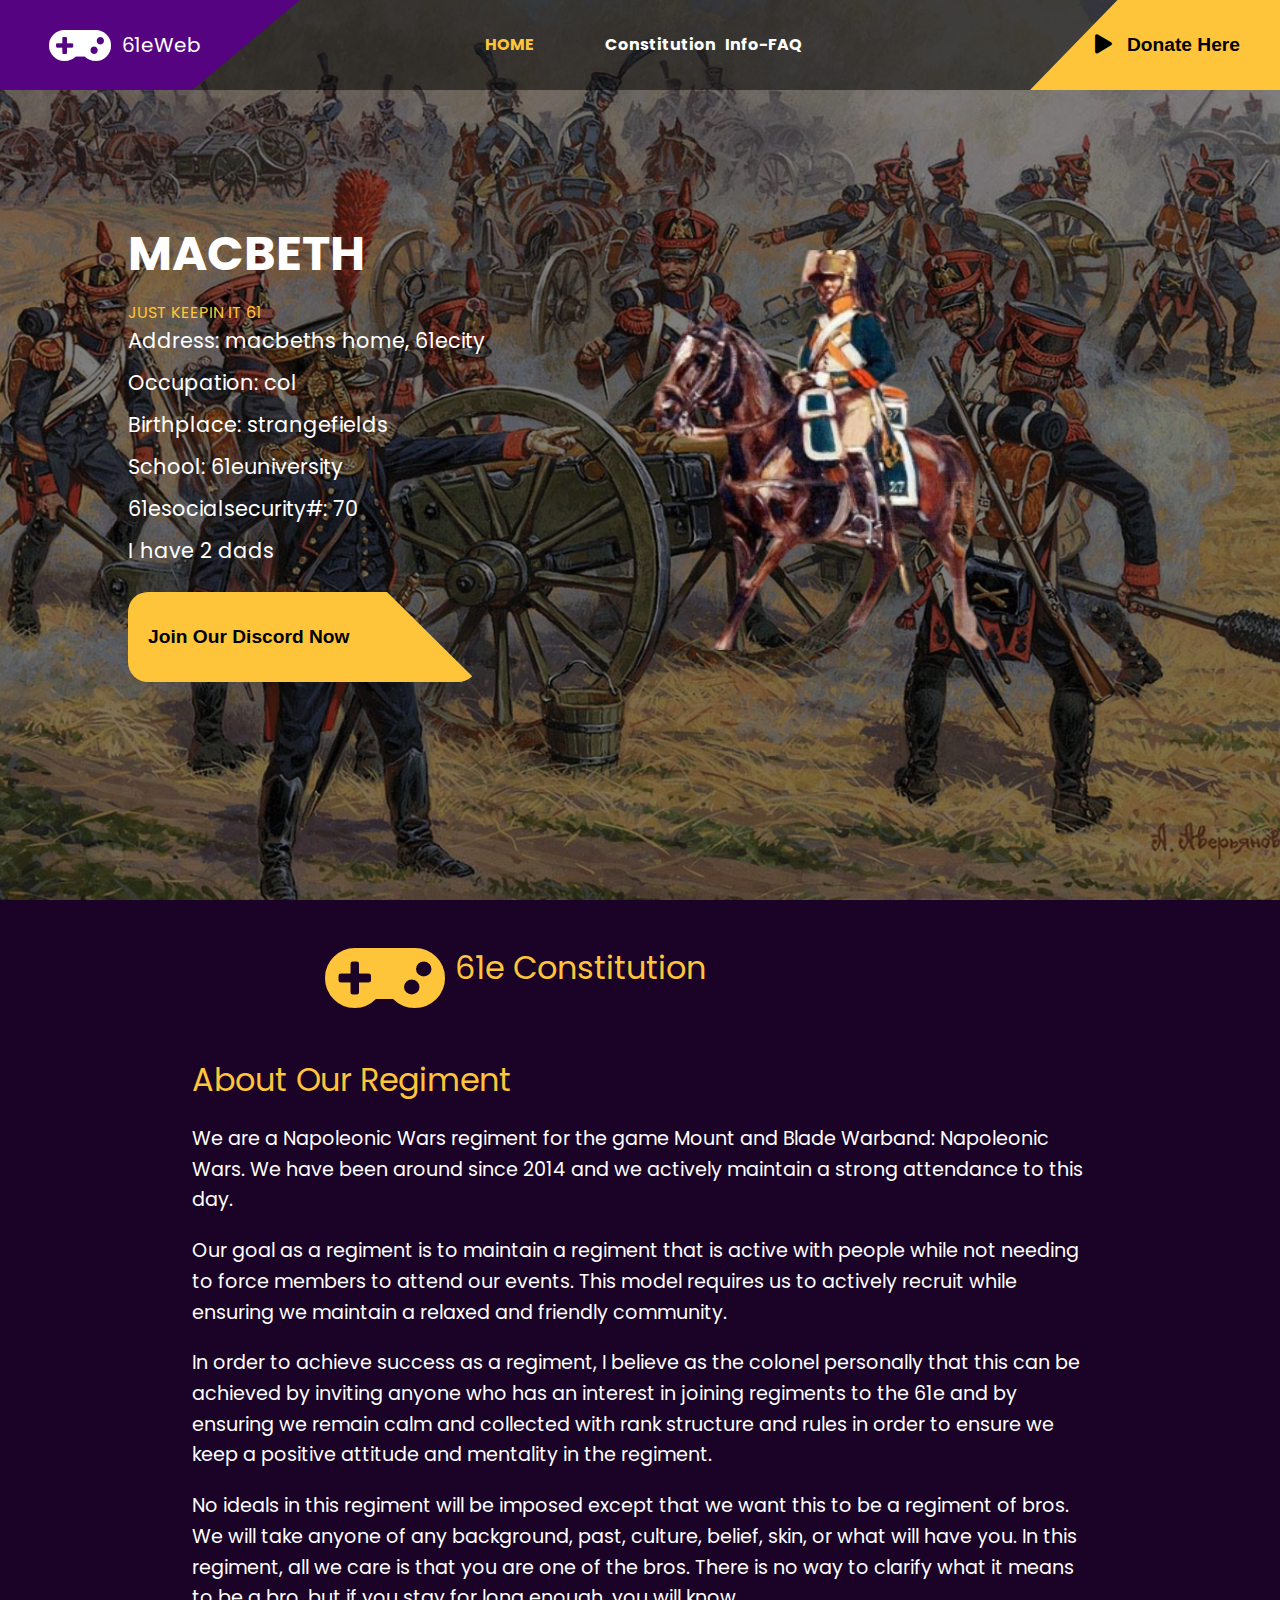
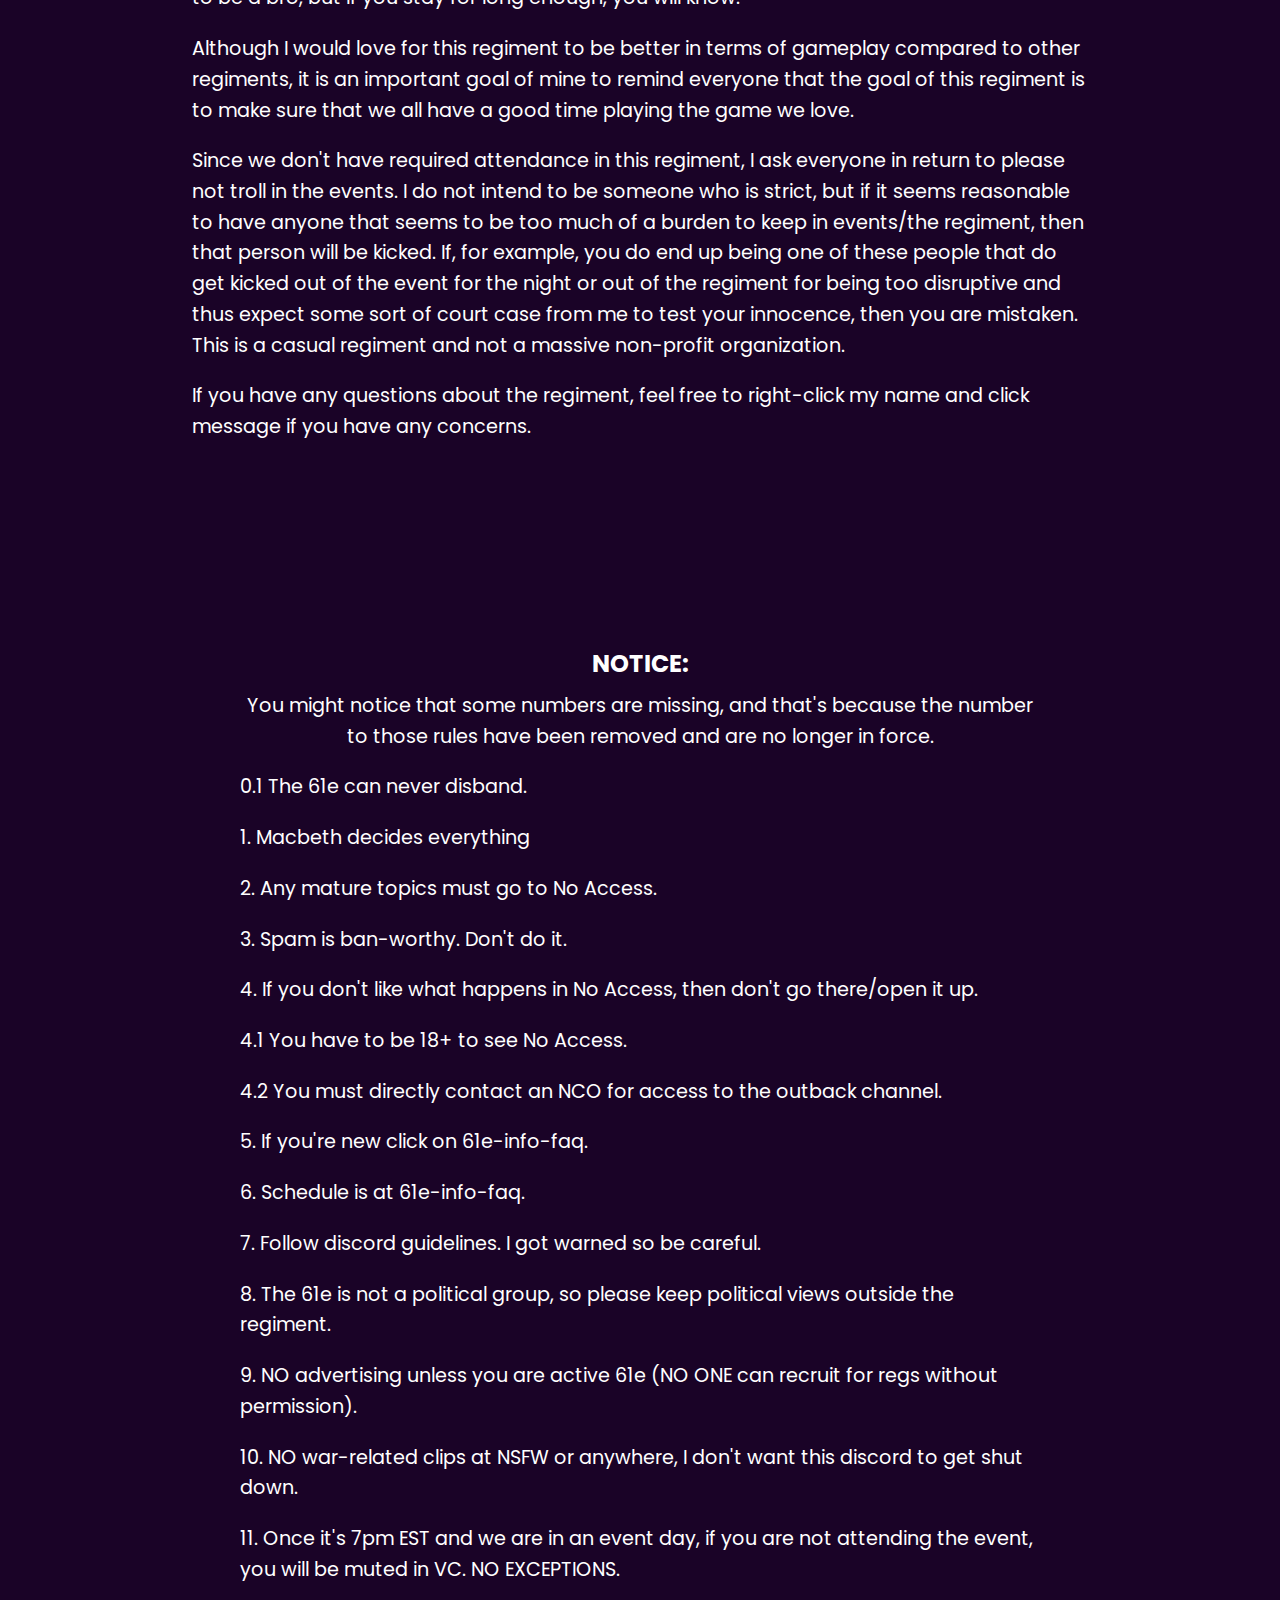
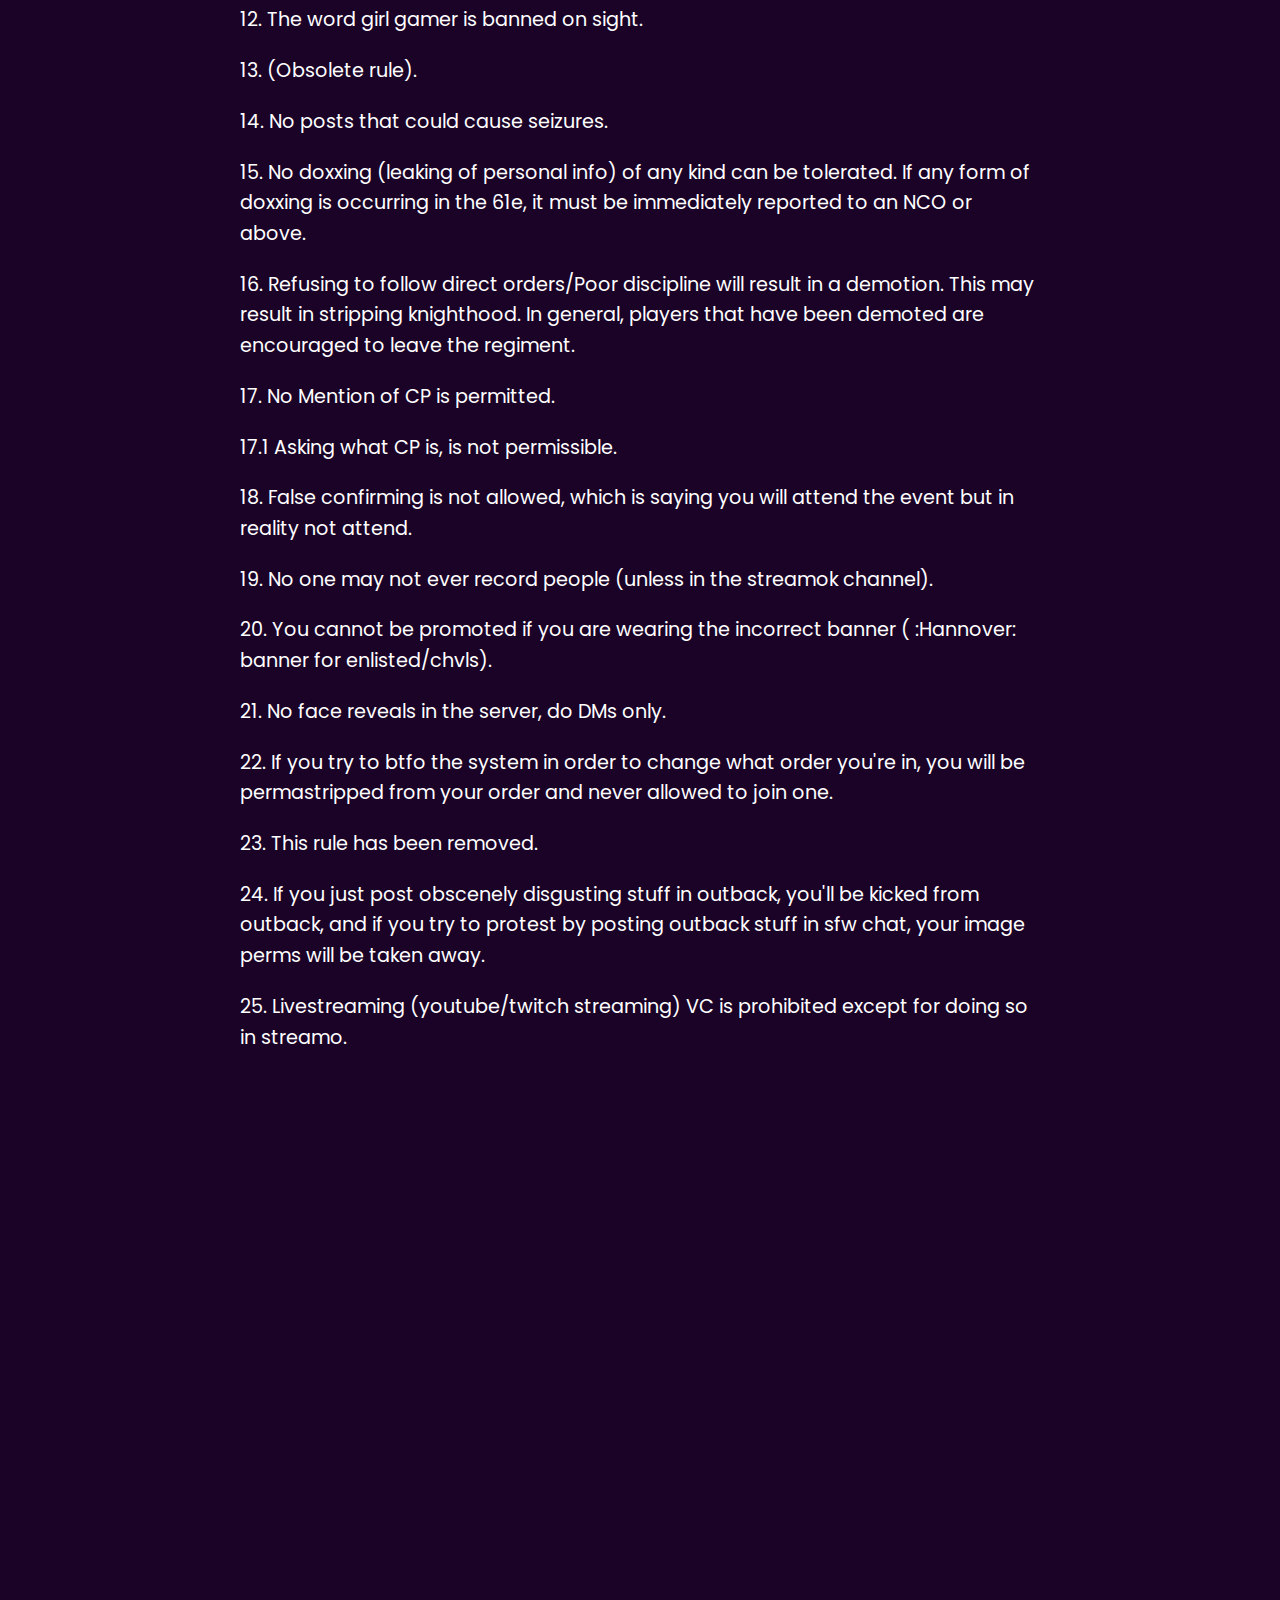
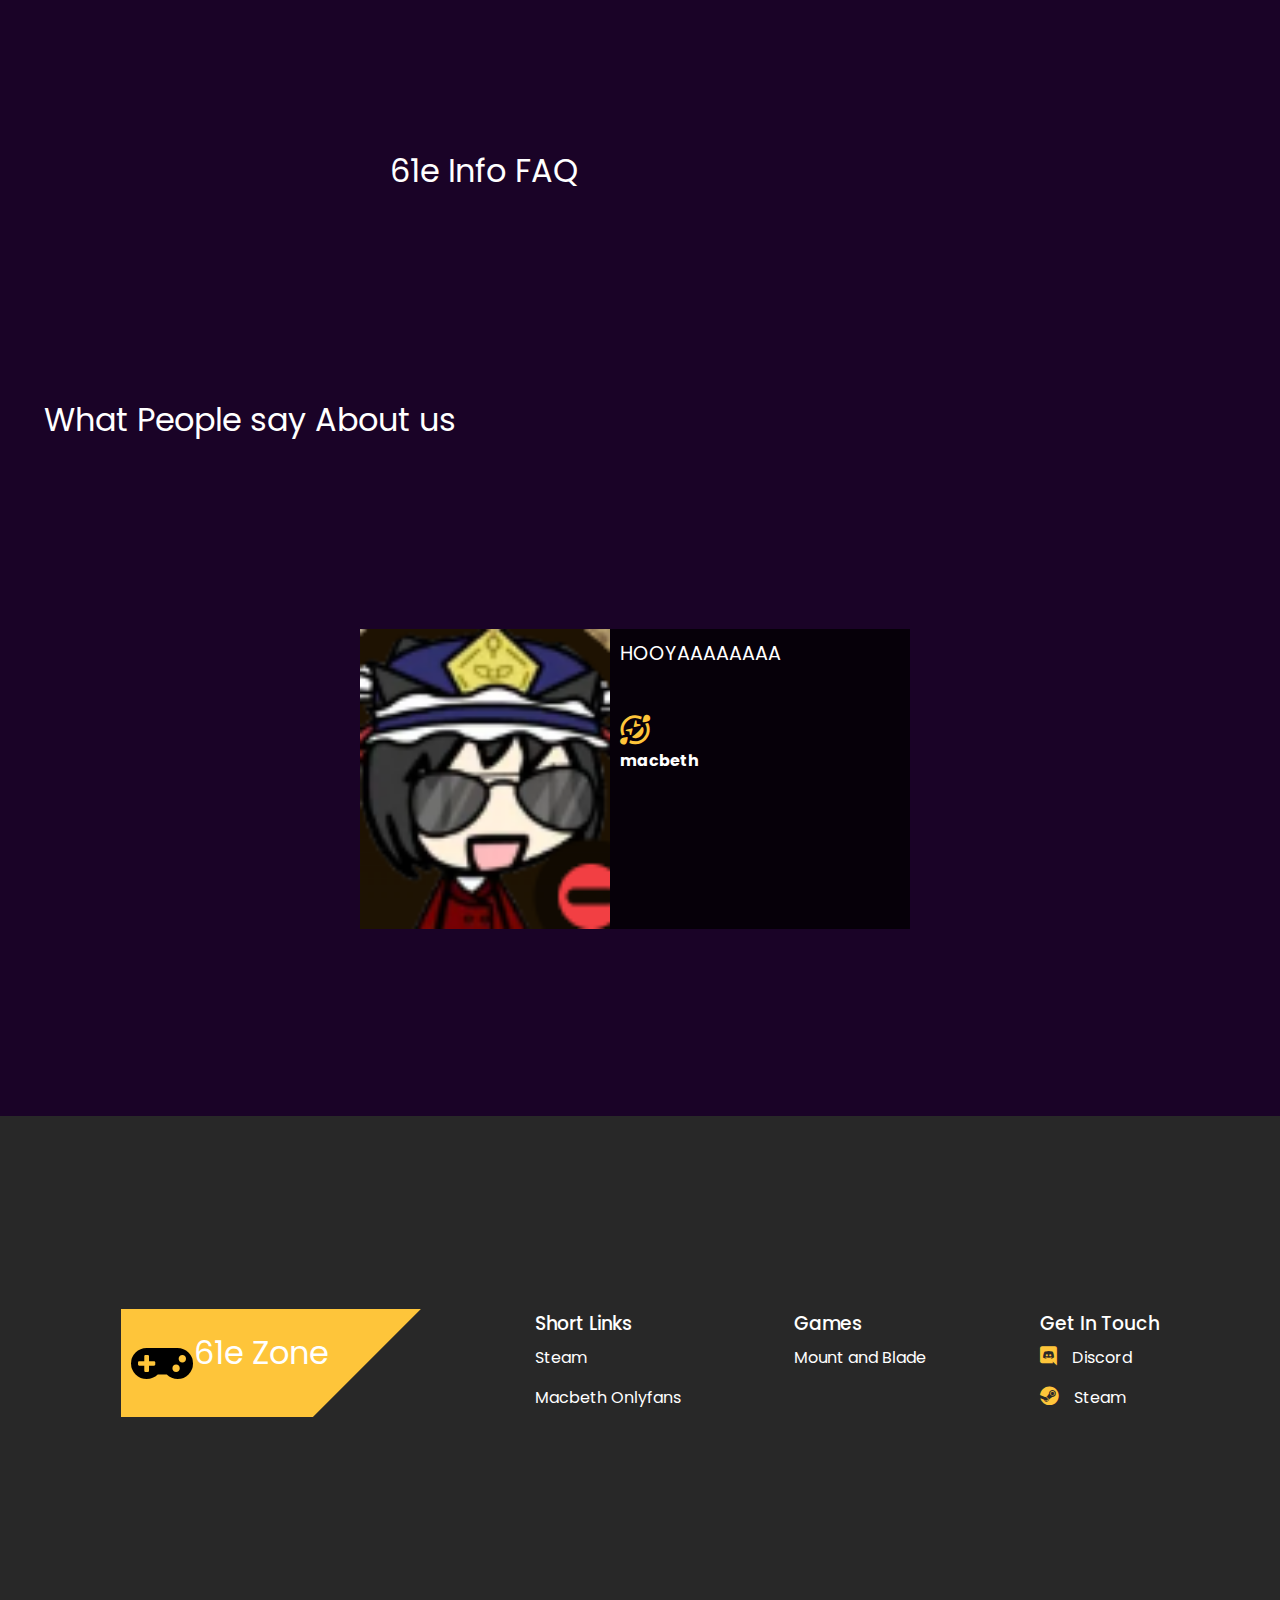
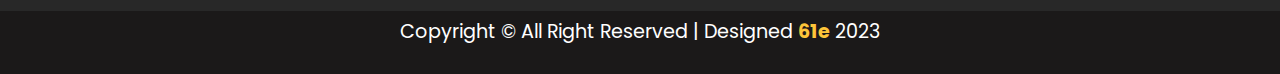
<file: index.html>
<!DOCTYPE html>
<html lang="en">
<head>
    <meta charset="UTF-8">
    <meta http-equiv="X-UA-Compatible" content="IE=edge">
    <meta name="viewport" content="width=device-width, initial-scale=1.0">
    <title>61e Website</title>
    <link rel="stylesheet" href="my-gaming-website-master/css/all.min.css">
    <link rel="stylesheet" href="my-gaming-website-master/css/style.css">

</head>
<body>
    <div class="container">
        <header>
            <div class="logo">
                <i class="fas fa-gamepad"></i>
                <p>61eWeb</p>
            </div>
            <ul class="navbar">
                <li><a href="#" class="active">HOME</a></li>
                <li><a href="#">Constitution</a></li>
                <li><a href="#">Info-FAQ</a></li>
                <!--<li><a href="#">MACBETH</a></li>-->
                <!--<li><a href="#">MACBETH</a></li>-->
                <!--<li><a href="#">MACBETH</a></li>-->
            </ul>
            <button type="button" id="btn" onclick="window.location.href='https://www.patreon.com/61e';">
                <i class="fas fa-play"></i> Donate Here
              </button>
        </header>

        <div class="content-wrapper">
            <div class="content-desc">
                <h1>MACBETH</h1>
                <span>JUST KEEPIN IT 61</span> 
                <p>Address: macbeths home, 61ecity</p>
                <p>Occupation: col</p>
                <p>Birthplace: strangefields</p>
                <p>School: 61euniversity</p>
                <p>61esocialsecurity#: 70</p>
                <p>I have 2 dads</p>  
                <button id="btn2" onclick="window.location.href='https://discord.gg/61e';">Join Our Discord Now</button>
            </div>
            
            <div class="rakuto"></div>
        </div>
    </div>

    <section class="section-1">
    <div class="logo-section">
        <i class="fas fa-gamepad"></i>
        <h1>61e Constitution</h1>
    </div>

    <section class="section-1">
        <div class="section-1-wrapper"> 
          <h1>About Our Regiment</h1>
          <p>We are a Napoleonic Wars regiment for the game Mount and Blade Warband: Napoleonic Wars. We have been around since 2014 and we actively maintain a strong attendance to this day.</p>
          <p>Our goal as a regiment is to maintain a regiment that is active with people while not needing to force members to attend our events. This model requires us to actively recruit while ensuring we maintain a relaxed and friendly community.</p>
          <p>In order to achieve success as a regiment, I believe as the colonel personally that this can be achieved by inviting anyone who has an interest in joining regiments to the 61e and by ensuring we remain calm and collected with rank structure and rules in order to ensure we keep a positive attitude and mentality in the regiment.</p>
          <p>No ideals in this regiment will be imposed except that we want this to be a regiment of bros. We will take anyone of any background, past, culture, belief, skin, or what will have you. In this regiment, all we care is that you are one of the bros. There is no way to clarify what it means to be a bro, but if you stay for long enough, you will know.</p>
          <p>Although I would love for this regiment to be better in terms of gameplay compared to other regiments, it is an important goal of mine to remind everyone that the goal of this regiment is to make sure that we all have a good time playing the game we love.</p>
          <p>Since we don't have required attendance in this regiment, I ask everyone in return to please not troll in the events. I do not intend to be someone who is strict, but if it seems reasonable to have anyone that seems to be too much of a burden to keep in events/the regiment, then that person will be kicked. If, for example, you do end up being one of these people that do get kicked out of the event for the night or out of the regiment for being too disruptive and thus expect some sort of court case from me to test your innocence, then you are mistaken. This is a casual regiment and not a massive non-profit organization.</p>
          <p>If you have any questions about the regiment, feel free to right-click my name and click message if you have any concerns.</p>
        </div>
      </section>
      
      <section class="notice">
        <div class="notice-wrapper">
          <h2 class="notice-heading">NOTICE:</h2>
          <div class="notice-content">
            <p class="notice-paragraph">You might notice that some numbers are missing, and that's because the number to those rules have been removed and are no longer in force.</p>
            <!-- Add the rules list here as per your design -->
            <p class="notice-rules">0.1 The 61e can never disband.</p>
            <p class="notice-rules">1. Macbeth decides everything</p>
            <p class="notice-rules">2. Any mature topics must go to ⁠No Access.</p>
            <p class="notice-rules">3. Spam is ban-worthy. Don't do it.</p>
            <p class="notice-rules">4. If you don't like what happens in ⁠No Access, then don't go there/open it up.</p>
            <p class="notice-rules">4.1 You have to be 18+ to see ⁠No Access.</p>
            <p class="notice-rules">4.2 You must directly contact an NCO for access to the outback channel.</p>
            <p class="notice-rules">5. If you're new click on ⁠61e-info-faq.</p>
            <p class="notice-rules">6. Schedule is at ⁠61e-info-faq.</p>
            <p class="notice-rules">7. Follow discord guidelines. I got warned so be careful.</p>
            <p class="notice-rules">8. The 61e is not a political group, so please keep political views outside the regiment.</p>
            <p class="notice-rules">9. NO advertising unless you are active 61e (NO ONE can recruit for regs without permission).</p>
            <p class="notice-rules">10. NO war-related clips at NSFW or anywhere, I don't want this discord to get shut down.</p>
            <p class="notice-rules">11. Once it's 7pm EST and we are in an event day, if you are not attending the event, you will be muted in VC. NO EXCEPTIONS.</p>
            <p class="notice-rules">12. The word girl gamer is banned on sight.</p>
            <p class="notice-rules">13. (Obsolete rule).</p>
            <p class="notice-rules">14. No posts that could cause seizures.</p>
            <p class="notice-rules">15. No doxxing (leaking of personal info) of any kind can be tolerated. If any form of doxxing is occurring in the 61e, it must be immediately reported to an NCO or above.</p>
            <p class="notice-rules">16. Refusing to follow direct orders/Poor discipline will result in a demotion. This may result in stripping knighthood. In general, players that have been demoted are encouraged to leave the regiment.</p>
            <p class="notice-rules">17. No Mention of CP is permitted.</p>
            <p class="notice-rules">17.1 Asking what CP is, is not permissible.</p>
            <p class="notice-rules">18. False confirming is not allowed, which is saying you will attend the event but in reality not attend.</p>
            <p class="notice-rules">19. No one may not ever record people (unless in the streamok channel).</p>
            <p class="notice-rules">20. You cannot be promoted if you are wearing the incorrect banner ( :Hannover:  banner for enlisted/chvls).</p>
            <p class="notice-rules">21. No face reveals in the server, do DMs only.</p>
            <p class="notice-rules">22. If you try to btfo the system in order to change what order you're in, you will be permastripped from your order and never allowed to join one.</p>
            <p class="notice-rules">23. This rule has been removed.</p>
            <p class="notice-rules">24. If you just post obscenely disgusting stuff in outback, you'll be kicked from outback, and if you try to protest by posting outback stuff in sfw chat, your image perms will be taken away.</p>
            <p class="notice-rules">25. Livestreaming (youtube/twitch streaming) VC is prohibited except for doing so in streamo.</p>
          </div>
        </div>
      </section>  


    <!--<section class="section-1">
        <div class="section-1-wrapper">  
            <h1>ACTION GAMES</h1>
            <br>
            <div class="section-1-img">
                <a href="#"><div class="img img-1"></div></a>
                <a href="#"><div class="img img-2"></div></a>
                <a href="#"><div class="img img-3"></div></a>
                <a href="#"><div class="img img-4"></div></a>
                <a href="#"><div class="img img-5"></div></a>
                <a href="#"><div class="img img-6"></div></a>
                <a href="#"><div class="img img-2"></div></a>
                <a href="#"><div class="img img-3"></div></a>
            </div>
        </div>
        
        <div class="game-categories">
            <h1>GAME CATEGORIES</h1>
            <div class="game-wrapper">
                <a href="#"><div class="gw gw-1"></div></a>
                <a href="#"><div class="gw gw-2"></div></a>
                <a href="#"><div class="gw gw-3"></div></a>
                <a href="#"><div class="gw gw-4"></div></a>
                <a href="#"><div class="gw gw-5"></div></a>
            </div>
    
            <div class="game-wrapper left">
                <a href="#"><div class="gw gw-6"></div></a>
                <a href="#"><div class="gw gw-7"></div></a>
                <a href="#"><div class="gw gw-8"></div></a>
                <a href="#"><div class="gw gw-9"></div></a>
                <a href="#"><div class="gw gw-10"></div></a>
            </div>
        </div>
    </section>-->
    <!-- New section is down here below -->

    <section class="section-2">
        <h1>61e Info FAQ</h1>
        <!--
        <div class="players">
            <div class="p-image p-image-1"></div>
            <span>Vaklish</span>
            <div class="stars">
                <i class="fas fa-star"></i>
                <i class="fas fa-star"></i>
                <i class="fas fa-star"></i>
                <i class="fas fa-star"></i>
                <i class="fas fa-star-half-alt"></i>
            </div>
        </div>

        <div class="players">
            <div class="p-image p-image-2"></div>
            <span>Lontona</span>
            <div class="stars">
                <i class="fas fa-star"></i>
                <i class="fas fa-star"></i>
                <i class="fas fa-star"></i>
                <i class="fas fa-star"></i>
                <i class="fas fa-star-half-alt"></i>
            </div>
        </div>

        <div class="players">
            <div class="p-image p-image-3"></div>
            <span>Vickish</span>
            <div class="stars">
                <i class="fas fa-star"></i>
                <i class="fas fa-star"></i>
                <i class="fas fa-star"></i>
                <i class="fas fa-star"></i>
                <i class="fas fa-star-half-alt"></i>
            </div>
        </div>

        <div class="players">
            <div class="p-image p-image-4"></div>
            <span>Pakito</span>
            <div class="stars">
                <i class="fas fa-star"></i>
                <i class="fas fa-star"></i>
                <i class="fas fa-star"></i>
                <i class="fas fa-star"></i>
                <i class="fas fa-star-half-alt"></i>
            </div>
        </div>
    -->
    </section>

    <div class="section-3">
        <h1>What People say About us</h1>
        <div class="section-3-wrapper">
            <div class="feedback"></div>
            <div class="feedback-desc">
                <p>HOOYAAAAAAAA</p>
                <br>
                <i class="far fa-grin-squint-tears"></i><br>
                <h4>macbeth</h4>
            </div>
            <!-- =========================== 
            
            <div class="feedback f-img-2"></div>
            <div class="feedback-desc">
                <p>Lorem ipsum dolor sit amet consectetur adipisicing elit. Rerum delectus error, 
                tempora laborum, voluptas magnam animi quo repudiandae asperiores 
                totam dolore commodi perspiciatis sapiente accusamus alias non vitae incidunt nisi!</p>
                <br>
                <i class="far fa-grin-beam-sweat"></i><br>
                <h4>MARIO</h4>
            </div>

            -->
        </div>
    </div>

    <footer>
        <div class="footer-body">
            <div class="logo footer-logo">
                <i class="fas fa-gamepad"></i>
                <h1>61e Zone</h1>
            </div>
            <ul>
                <h3>Short Links</h3>
                <li><a href="#">Steam</a></li>
                <li><a href="#">Macbeth Onlyfans</a></li>

            </ul>

            <ul>
                <h3>Games</h3>
                <li><a href="#">Mount and Blade</a></li>

            </ul>

            <ul>
                <h3>Get In Touch</h3>
                <li><a href="https://discord.gg/61e"><i class="fab fa-discord"></i>Discord</a></li>
                <li><a href="https://discord.gg/61e"><i class="fab fa-steam"></i>Steam</a></li>
            </ul>
        </div>
    </footer>
    <div class="footer-bottom">
        <p>Copyright &copy; All Right Reserved | Designed <span>61e</span> 2023</p>
    </div>
</body>
</html>
</file>
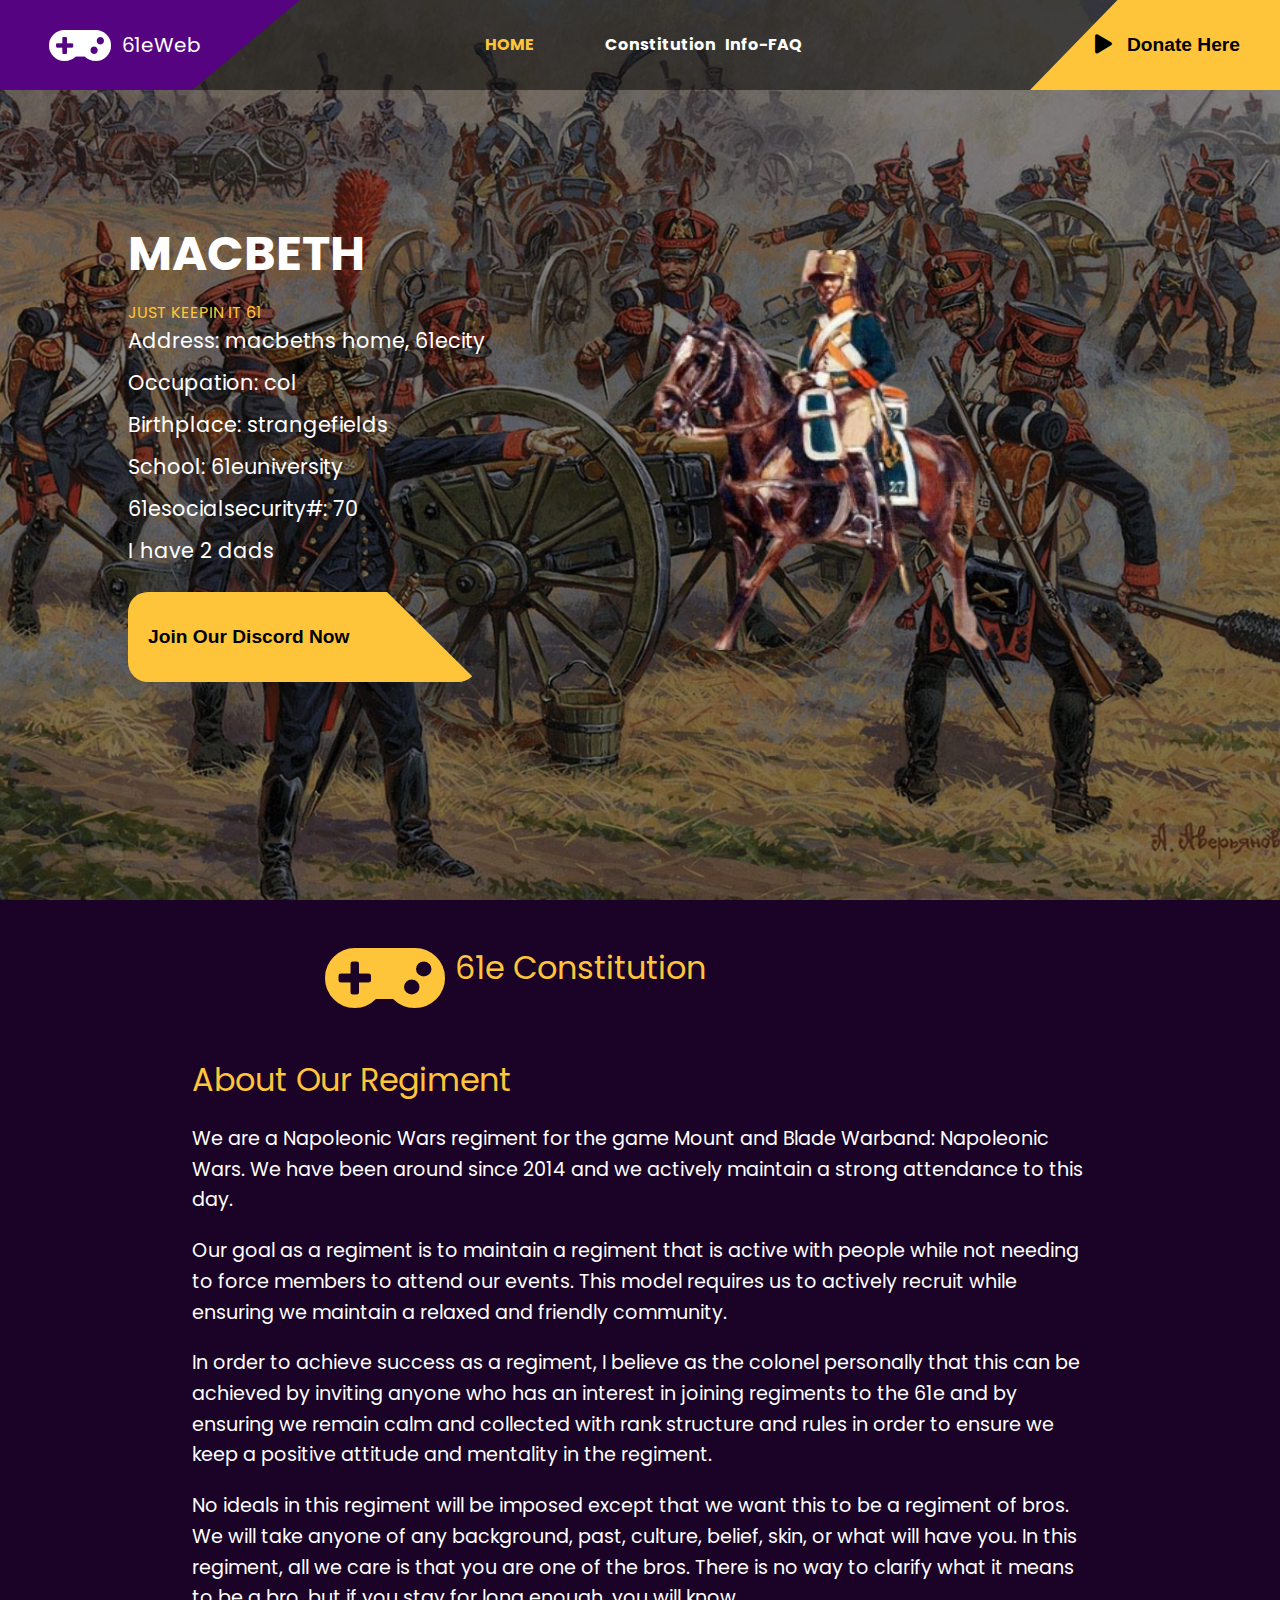
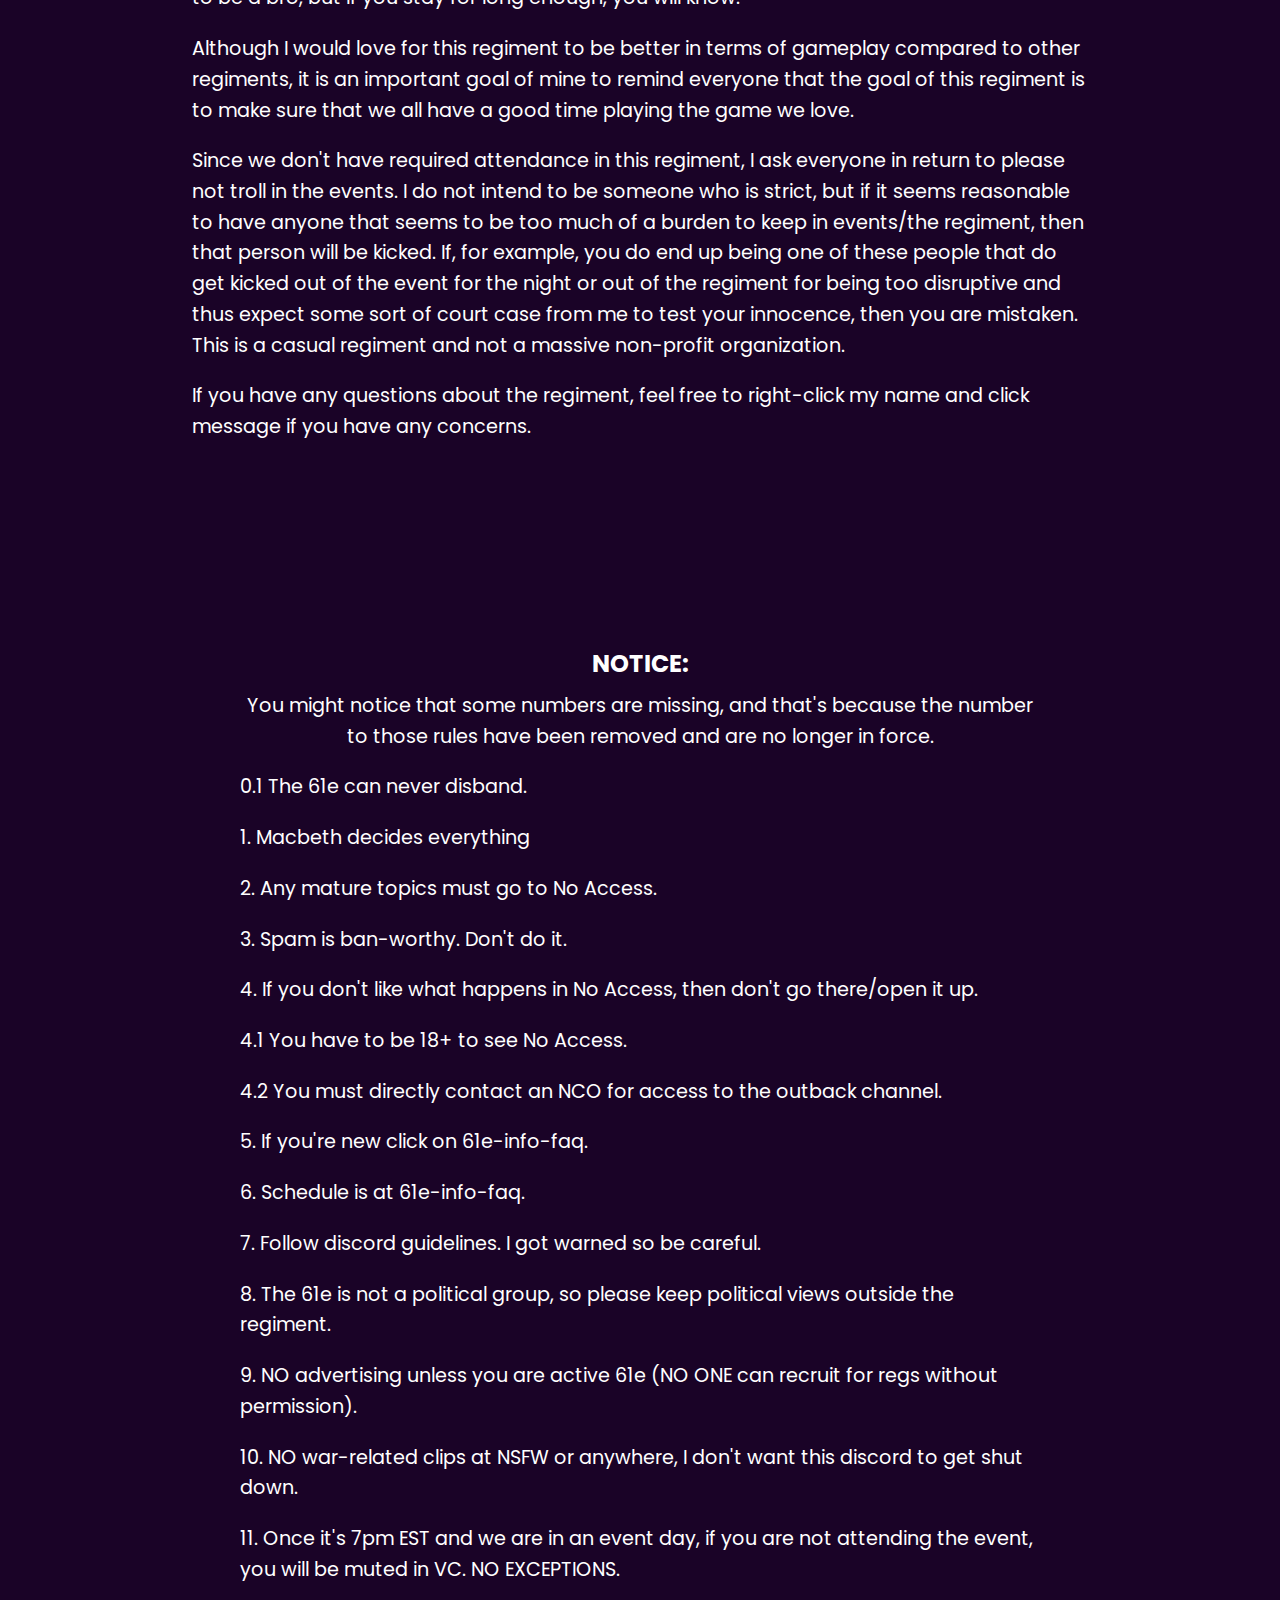
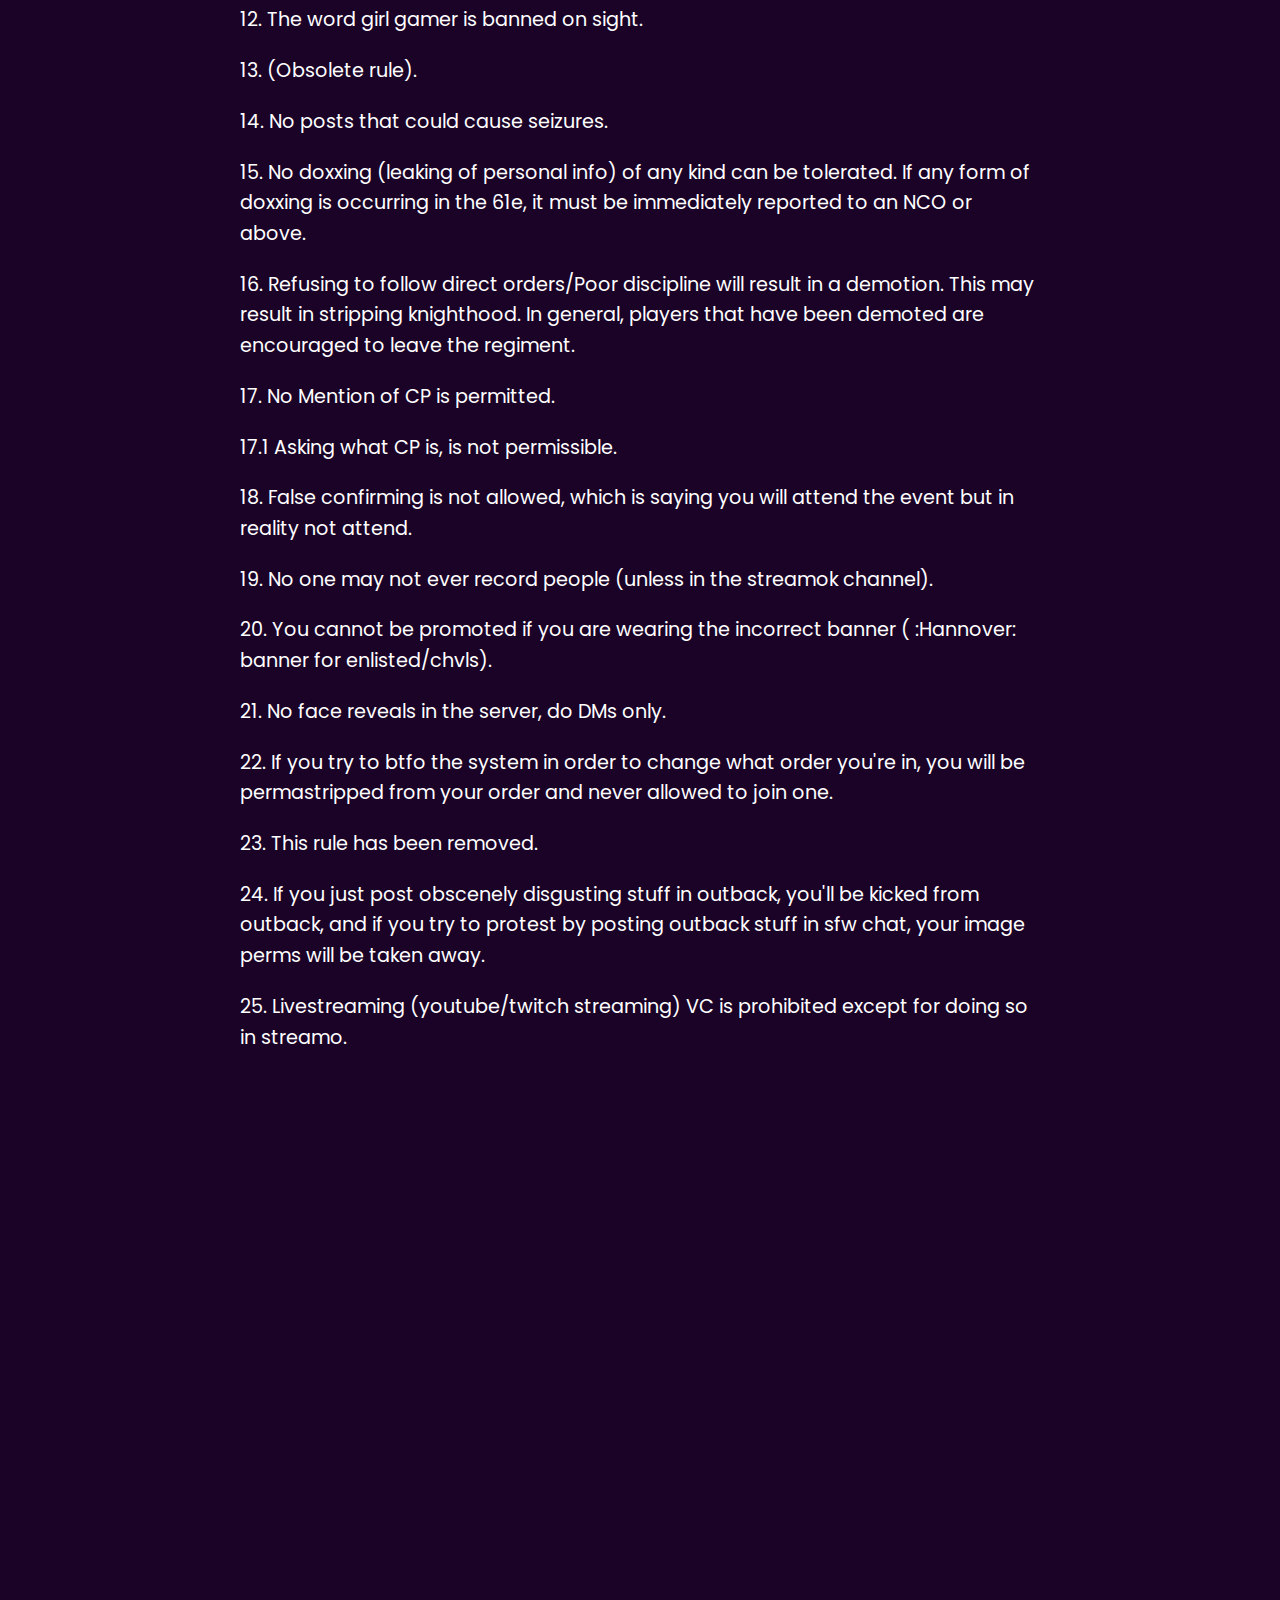
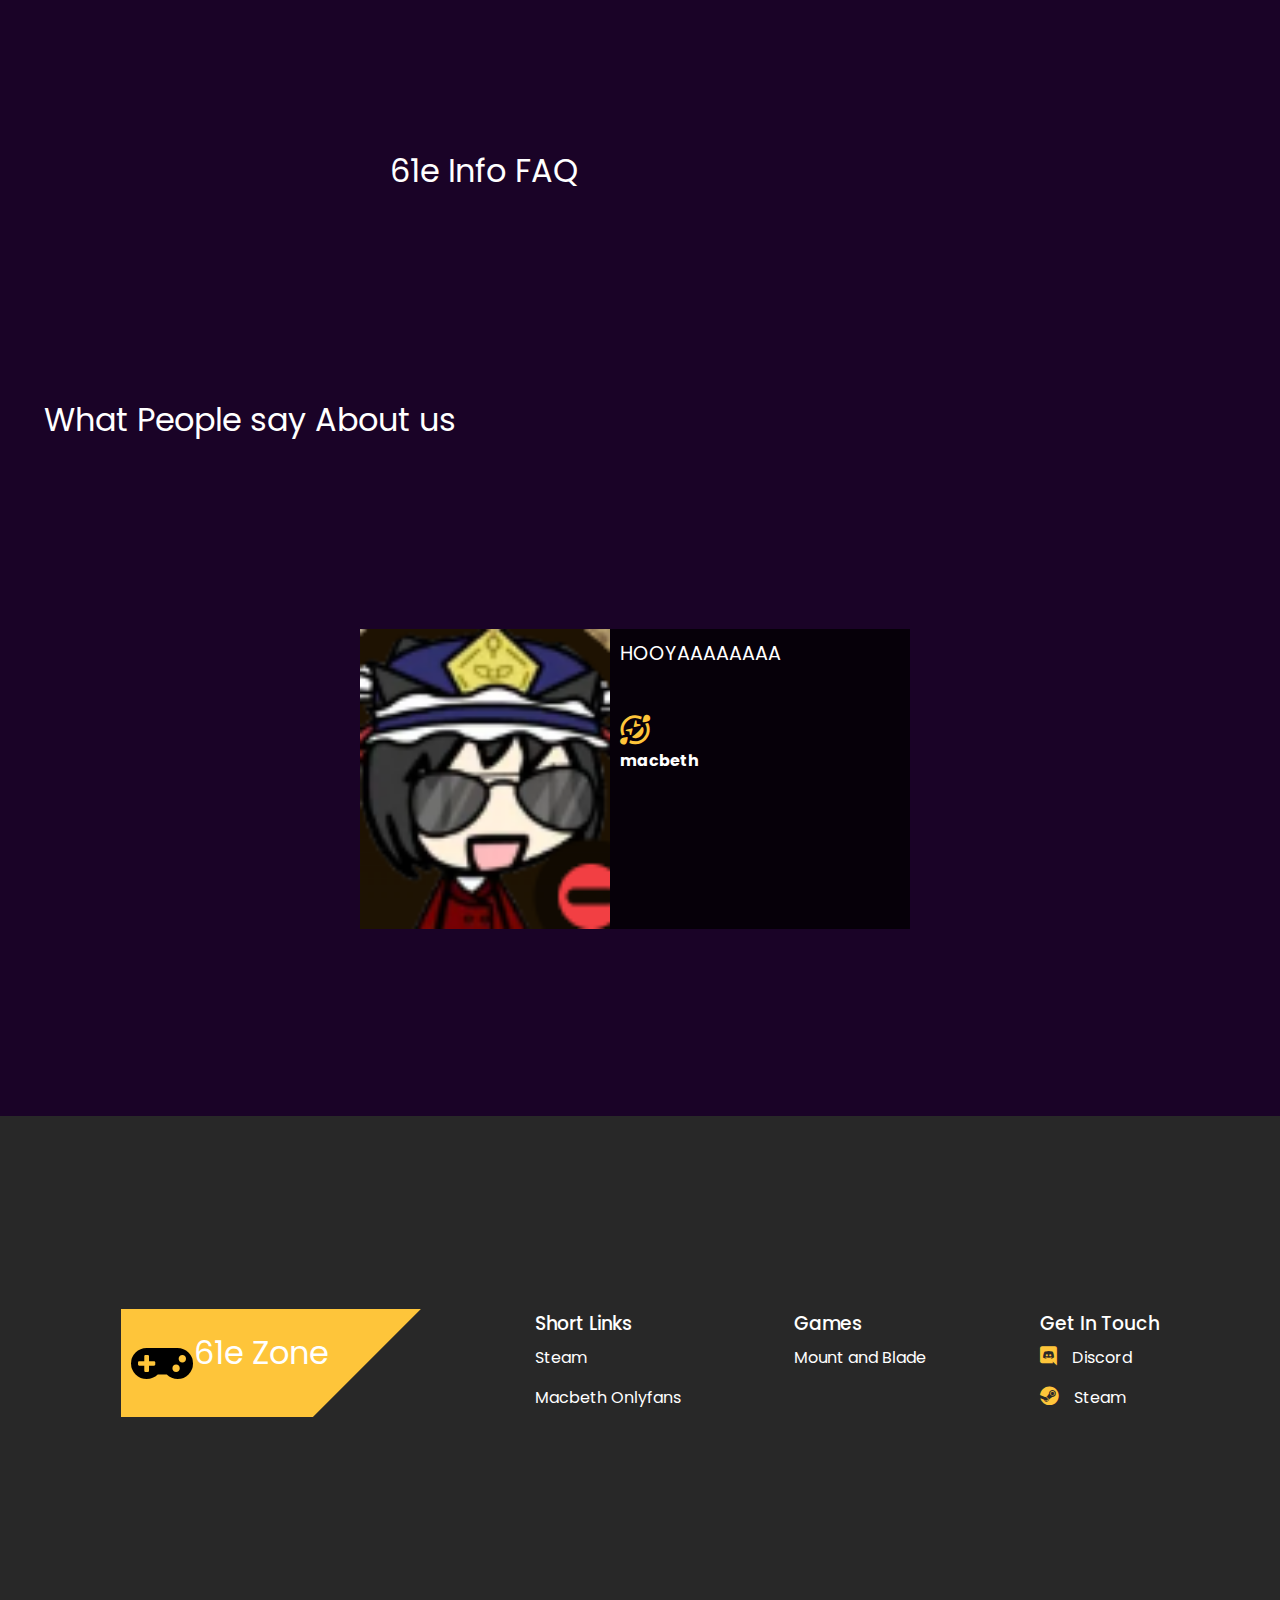
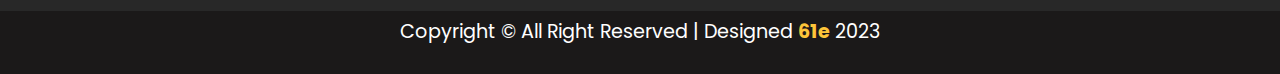
<file: my-gaming-website-master/index.html>
<!DOCTYPE html>
<html lang="en">
<head>
    <meta charset="UTF-8">
    <meta http-equiv="X-UA-Compatible" content="IE=edge">
    <meta name="viewport" content="width=device-width, initial-scale=1.0">
    <title>61e Website</title>
    <link rel="stylesheet" href="css/all.min.css">
    <link rel="stylesheet" href="css/style.css">
</head>
<body>
    <div class="container">
        <header>
            <div class="logo">
                <i class="fas fa-gamepad"></i>
                <p>61eWeb</p>
            </div>
            <ul class="navbar">
                <li><a href="#" class="active">HOME</a></li>
                <li><a href="#">Constitution</a></li>
                <li><a href="#">Info-FAQ</a></li>
                <!--<li><a href="#">MACBETH</a></li>-->
                <!--<li><a href="#">MACBETH</a></li>-->
                <!--<li><a href="#">MACBETH</a></li>-->
            </ul>
            <button type="button" id="btn" onclick="window.location.href='https://www.patreon.com/61e';">
                <i class="fas fa-play"></i> Donate Here
              </button>
        </header>

        <div class="content-wrapper">
            <div class="content-desc">
                <h1>MACBETH</h1>
                <span>JUST KEEPIN IT 61</span> 
                <p>Address: macbeths home, 61ecity</p>
                <p>Occupation: col</p>
                <p>Birthplace: strangefields</p>
                <p>School: 61euniversity</p>
                <p>61esocialsecurity#: 70</p>
                <p>I have 2 dads</p>  
                <button id="btn2" onclick="window.location.href='https://discord.gg/61e';">Join Our Discord Now</button>
            </div>
            
            <div class="rakuto"></div>
        </div>
    </div>

    <section class="section-1">
    <div class="logo-section">
        <i class="fas fa-gamepad"></i>
        <h1>61e Constitution</h1>
    </div>

    <section class="section-1">
        <div class="section-1-wrapper"> 
          <h1>About Our Regiment</h1>
          <p>We are a Napoleonic Wars regiment for the game Mount and Blade Warband: Napoleonic Wars. We have been around since 2014 and we actively maintain a strong attendance to this day.</p>
          <p>Our goal as a regiment is to maintain a regiment that is active with people while not needing to force members to attend our events. This model requires us to actively recruit while ensuring we maintain a relaxed and friendly community.</p>
          <p>In order to achieve success as a regiment, I believe as the colonel personally that this can be achieved by inviting anyone who has an interest in joining regiments to the 61e and by ensuring we remain calm and collected with rank structure and rules in order to ensure we keep a positive attitude and mentality in the regiment.</p>
          <p>No ideals in this regiment will be imposed except that we want this to be a regiment of bros. We will take anyone of any background, past, culture, belief, skin, or what will have you. In this regiment, all we care is that you are one of the bros. There is no way to clarify what it means to be a bro, but if you stay for long enough, you will know.</p>
          <p>Although I would love for this regiment to be better in terms of gameplay compared to other regiments, it is an important goal of mine to remind everyone that the goal of this regiment is to make sure that we all have a good time playing the game we love.</p>
          <p>Since we don't have required attendance in this regiment, I ask everyone in return to please not troll in the events. I do not intend to be someone who is strict, but if it seems reasonable to have anyone that seems to be too much of a burden to keep in events/the regiment, then that person will be kicked. If, for example, you do end up being one of these people that do get kicked out of the event for the night or out of the regiment for being too disruptive and thus expect some sort of court case from me to test your innocence, then you are mistaken. This is a casual regiment and not a massive non-profit organization.</p>
          <p>If you have any questions about the regiment, feel free to right-click my name and click message if you have any concerns.</p>
        </div>
      </section>
      
      <section class="notice">
        <div class="notice-wrapper">
          <h2 class="notice-heading">NOTICE:</h2>
          <div class="notice-content">
            <p class="notice-paragraph">You might notice that some numbers are missing, and that's because the number to those rules have been removed and are no longer in force.</p>
            <!-- Add the rules list here as per your design -->
            <p class="notice-rules">0.1 The 61e can never disband.</p>
            <p class="notice-rules">1. Macbeth decides everything</p>
            <p class="notice-rules">2. Any mature topics must go to ⁠No Access.</p>
            <p class="notice-rules">3. Spam is ban-worthy. Don't do it.</p>
            <p class="notice-rules">4. If you don't like what happens in ⁠No Access, then don't go there/open it up.</p>
            <p class="notice-rules">4.1 You have to be 18+ to see ⁠No Access.</p>
            <p class="notice-rules">4.2 You must directly contact an NCO for access to the outback channel.</p>
            <p class="notice-rules">5. If you're new click on ⁠61e-info-faq.</p>
            <p class="notice-rules">6. Schedule is at ⁠61e-info-faq.</p>
            <p class="notice-rules">7. Follow discord guidelines. I got warned so be careful.</p>
            <p class="notice-rules">8. The 61e is not a political group, so please keep political views outside the regiment.</p>
            <p class="notice-rules">9. NO advertising unless you are active 61e (NO ONE can recruit for regs without permission).</p>
            <p class="notice-rules">10. NO war-related clips at NSFW or anywhere, I don't want this discord to get shut down.</p>
            <p class="notice-rules">11. Once it's 7pm EST and we are in an event day, if you are not attending the event, you will be muted in VC. NO EXCEPTIONS.</p>
            <p class="notice-rules">12. The word girl gamer is banned on sight.</p>
            <p class="notice-rules">13. (Obsolete rule).</p>
            <p class="notice-rules">14. No posts that could cause seizures.</p>
            <p class="notice-rules">15. No doxxing (leaking of personal info) of any kind can be tolerated. If any form of doxxing is occurring in the 61e, it must be immediately reported to an NCO or above.</p>
            <p class="notice-rules">16. Refusing to follow direct orders/Poor discipline will result in a demotion. This may result in stripping knighthood. In general, players that have been demoted are encouraged to leave the regiment.</p>
            <p class="notice-rules">17. No Mention of CP is permitted.</p>
            <p class="notice-rules">17.1 Asking what CP is, is not permissible.</p>
            <p class="notice-rules">18. False confirming is not allowed, which is saying you will attend the event but in reality not attend.</p>
            <p class="notice-rules">19. No one may not ever record people (unless in the streamok channel).</p>
            <p class="notice-rules">20. You cannot be promoted if you are wearing the incorrect banner ( :Hannover:  banner for enlisted/chvls).</p>
            <p class="notice-rules">21. No face reveals in the server, do DMs only.</p>
            <p class="notice-rules">22. If you try to btfo the system in order to change what order you're in, you will be permastripped from your order and never allowed to join one.</p>
            <p class="notice-rules">23. This rule has been removed.</p>
            <p class="notice-rules">24. If you just post obscenely disgusting stuff in outback, you'll be kicked from outback, and if you try to protest by posting outback stuff in sfw chat, your image perms will be taken away.</p>
            <p class="notice-rules">25. Livestreaming (youtube/twitch streaming) VC is prohibited except for doing so in streamo.</p>
          </div>
        </div>
      </section>  


    <!--<section class="section-1">
        <div class="section-1-wrapper">  
            <h1>ACTION GAMES</h1>
            <br>
            <div class="section-1-img">
                <a href="#"><div class="img img-1"></div></a>
                <a href="#"><div class="img img-2"></div></a>
                <a href="#"><div class="img img-3"></div></a>
                <a href="#"><div class="img img-4"></div></a>
                <a href="#"><div class="img img-5"></div></a>
                <a href="#"><div class="img img-6"></div></a>
                <a href="#"><div class="img img-2"></div></a>
                <a href="#"><div class="img img-3"></div></a>
            </div>
        </div>
        
        <div class="game-categories">
            <h1>GAME CATEGORIES</h1>
            <div class="game-wrapper">
                <a href="#"><div class="gw gw-1"></div></a>
                <a href="#"><div class="gw gw-2"></div></a>
                <a href="#"><div class="gw gw-3"></div></a>
                <a href="#"><div class="gw gw-4"></div></a>
                <a href="#"><div class="gw gw-5"></div></a>
            </div>
    
            <div class="game-wrapper left">
                <a href="#"><div class="gw gw-6"></div></a>
                <a href="#"><div class="gw gw-7"></div></a>
                <a href="#"><div class="gw gw-8"></div></a>
                <a href="#"><div class="gw gw-9"></div></a>
                <a href="#"><div class="gw gw-10"></div></a>
            </div>
        </div>
    </section>-->
    <!-- New section is down here below -->

    <section class="section-2">
        <h1>61e Info FAQ</h1>
        <!--
        <div class="players">
            <div class="p-image p-image-1"></div>
            <span>Vaklish</span>
            <div class="stars">
                <i class="fas fa-star"></i>
                <i class="fas fa-star"></i>
                <i class="fas fa-star"></i>
                <i class="fas fa-star"></i>
                <i class="fas fa-star-half-alt"></i>
            </div>
        </div>

        <div class="players">
            <div class="p-image p-image-2"></div>
            <span>Lontona</span>
            <div class="stars">
                <i class="fas fa-star"></i>
                <i class="fas fa-star"></i>
                <i class="fas fa-star"></i>
                <i class="fas fa-star"></i>
                <i class="fas fa-star-half-alt"></i>
            </div>
        </div>

        <div class="players">
            <div class="p-image p-image-3"></div>
            <span>Vickish</span>
            <div class="stars">
                <i class="fas fa-star"></i>
                <i class="fas fa-star"></i>
                <i class="fas fa-star"></i>
                <i class="fas fa-star"></i>
                <i class="fas fa-star-half-alt"></i>
            </div>
        </div>

        <div class="players">
            <div class="p-image p-image-4"></div>
            <span>Pakito</span>
            <div class="stars">
                <i class="fas fa-star"></i>
                <i class="fas fa-star"></i>
                <i class="fas fa-star"></i>
                <i class="fas fa-star"></i>
                <i class="fas fa-star-half-alt"></i>
            </div>
        </div>
    -->
    </section>

    <div class="section-3">
        <h1>What People say About us</h1>
        <div class="section-3-wrapper">
            <div class="feedback"></div>
            <div class="feedback-desc">
                <p>HOOYAAAAAAAA</p>
                <br>
                <i class="far fa-grin-squint-tears"></i><br>
                <h4>macbeth</h4>
            </div>
            <!-- =========================== 
            
            <div class="feedback f-img-2"></div>
            <div class="feedback-desc">
                <p>Lorem ipsum dolor sit amet consectetur adipisicing elit. Rerum delectus error, 
                tempora laborum, voluptas magnam animi quo repudiandae asperiores 
                totam dolore commodi perspiciatis sapiente accusamus alias non vitae incidunt nisi!</p>
                <br>
                <i class="far fa-grin-beam-sweat"></i><br>
                <h4>MARIO</h4>
            </div>

            -->
        </div>
    </div>

    <footer>
        <div class="footer-body">
            <div class="logo footer-logo">
                <i class="fas fa-gamepad"></i>
                <h1>61e Zone</h1>
            </div>
            <ul>
                <h3>Short Links</h3>
                <li><a href="#">Steam</a></li>
                <li><a href="#">Macbeth Onlyfans</a></li>

            </ul>

            <ul>
                <h3>Games</h3>
                <li><a href="#">Mount and Blade</a></li>

            </ul>

            <ul>
                <h3>Get In Touch</h3>
                <li><a href="https://discord.gg/61e"><i class="fab fa-discord"></i>Discord</a></li>
                <li><a href="https://discord.gg/61e"><i class="fab fa-steam"></i>Steam</a></li>
            </ul>
        </div>
    </footer>
    <div class="footer-bottom">
        <p>Copyright &copy; All Right Reserved | Designed <span>61e</span> 2023</p>
    </div>
</body>
</html>
</file>
<file: my-gaming-website-master/css/style.css>
@import url('https://fonts.googleapis.com/css2?family=Poppins:wght@400;500&family=Roboto&display=swap');
*{
    margin: 0;
    padding: 0;
    box-sizing: border-box;
    
}
body{
    background: #1a0327;
    font-family: 'Poppins', sans-serif;
    height: 350vh;
}
.container{
    width: 100%;
    height: 100vh;
    background: linear-gradient(rgba(0,0,0,0.5),rgba(0,0,0,0.5)), url(../images/b.jpg);
    background-size: cover;
    background-position: center;
    background-attachment: fixed;
}
header{
    width: 100%;
    height: 10vh;
    background:rgba(0,0,0,0.5);
    display: flex;
    align-items: center;
    justify-content: space-between;
}
.logo{
    width: 300px;
    height: 10vh;
    background: #550381;
    display: flex;
    align-items: center;
    justify-content: center;
    color: #fff;
    clip-path: polygon(0 0, 100% 0, 64% 100%, 0% 100%);
    padding: 10px;
    line-height: 1.3rem;
}
.logo p{
    width: 130px;
    margin-left: 10px;
    font-size: 20px;
}
.logo .fas{
    font-size: 50px;
}
ul.navbar{
    display: flex;
    list-style: none;
}
ul.navbar li{
    width: 120px;
}
ul.navbar li a{
    text-decoration: none;
    color: #fff;
    font-weight: bold;
}
ul.navbar li a.active{
    color: #FEC53A;
}
ul.navbar li a:hover:not(.active){
    color: #FEC53A;
}
#btn{
    width: 250px;
    height: 10vh;
    background: #FEC53A;
    color: #000;
    outline: none;
    border: none;
    clip-path: polygon(35% 0, 100% 0, 100% 100%, 0% 100%);
    font-size: 1.2rem;
    font-weight: bold;
    text-align: right;
    padding-right: 40px;
}
#btn .fas{
    margin-right: 10px;
}

/* Content desc starts here */
.content-wrapper{
    width: 80%;
    min-height: 80vh;
    margin: auto;
    display: flex;
    justify-content: space-between;
    align-items: center;
    color: #fff;
}
/* .content-desc{

} */

.content-desc h1{
    font-size: 3rem;
    margin-bottom: 10px;
}
.content-desc p{
    width: 550px;
    font-size: 1.3rem;
    line-height: 2rem;
    margin-bottom: 10px;
}
.content-desc span{
    color: #FEC53A;
}
#btn2{
    width: 350px;
    height: 10vh;
    padding-left: 20px;
    outline: none;
    border: none;
    background: #FEC53A;
    font-size: 1.2rem;
    font-weight: bold;
    margin-top: 15px;
    clip-path: polygon(0 0, 74% 0, 100% 100%, 0% 100%);
    border-radius: 20px;
    text-align: left;
}
.rakuto{
    width: 400px;
    height: 400px;
    /* background: linear-gradient(rgba(38, 2, 39, 0.849),rgb(204, 115, 14)); */
    background-size: cover;
    background-position: center;
    position: relative;
}
.rakuto::before{
    content: '';
    width: 160px;
    height: 160px;
    /*background: url(../images/cube.png);*/
    background-position: center;
    background-size: cover;
    position: absolute;
    top: 10px;
    left: 200px;
}
.rakuto::after{
    content: '';
    width: 400px;
    height: 400px;
    background: url(../images/rakuto.png);
    background-size: cover;
    background-position: center;
    position: absolute;
    bottom: 0px;
    left: -150px;
}
.logo-section{
    display: flex;
    align-items: center;
    justify-content: center;
    margin: 30px 0;
}
.logo-section .fas{
    font-size: 6rem;
    color: #FEC53A;
}
.logo-section h1{
    width: 250px;
    font-size: 2rem;
    color: #FEC53A;
    margin-left: 10px;
}
/* Section one starts here */

.section-1{
    width: 100%;
    height: 130vh;
    background: linear-gradient(rgba(0, 0, 0, 0.767),rgba(0, 0, 0, 0.712)),
    url(../images/fortnit.jpg);
    background-size: cover;
    background-position: center;
    background-attachment: fixed;

}
.section-1-wrapper{
    width: 70%;
    margin: auto;
}
.section-1 h1{
    width: 500px;
    color: #FEC53A;
    font-size: 1.5rem;
    position: relative;
    font-weight: 400;
}
.section-1-img{
    display: flex;
}

.img:hover{
    transform: translateY(-10px);
}

  .section-1 h1 {
    font-size: 2rem;
    color: #FEC53A;
    margin-bottom: 20px;
  }
  
  .section-1 p {
    font-size: 1.2rem;
    line-height: 1.6;
    margin-bottom: 20px;
    color: white;
  }
  /* Styles for the NOTICE section */
  .notice {
    padding: 20px;
    width: 100%;
    height: 280vh;
    background: linear-gradient(rgba(0, 0, 0, 0.767),rgba(0, 0, 0, 0.712)),
    url(../images/b.jpg);
    background-size: cover;
    background-position: center;
    background-attachment: fixed;
}

 .notice-wrapper {
    max-width: 800px; /* Adjust the maximum width as needed */
    margin: 0 auto;
    text-align: center;
  }
  
  .notice-heading {
    font-size: 24px; /* Font size for the heading */
    color: white; /* Text color for the heading */
  }
  
  .notice-content {
    margin-top: 10px;
  }
  
  .notice-paragraph {
    font-size: 18px; /* Font size for the content paragraphs */
    line-height: 1.5; /* Line height for better readability */
    color: #555; /* Text color for the content paragraphs */
  }

.notice-rules{
    text-align: left;
    font-size: 18px;
    color: white; 
    line-height: 0.5;
    text-align: left;
}
/* Section 3 starts here */
.game-categories{
    width: 70%;
    margin: 50px auto;
    position: relative;
}
.game-categories h1{
    font-size: 1.5rem;
    margin-bottom: 20px;
    color: #FEC53A;
}
.game-wrapper{
    display: flex;
}
.gw{
    width: 120px;
    height: 120px;
    background: url(../images/asphalt8.jpg);
    background-size: cover;
    background-position: center;
    margin: 20px 15px 0 0;
    border-radius: 10px;
}
.gw:hover{
    transform: translateY(-10px);
}
.left{
    position: relative;
    right: -140px;
}

.gw-1{
    background: url(../images/pes22.webp);
    background-size: cover;
    background-position: center;
}
.gw-2{
    background: url(../images/carrace.jpg);
    background-size: cover;
    background-position: center;
}
.gw-3{
    background: url(../images/Anpar.jpg);
    background-size: cover;
    background-position: center;
}
.gw-4{
    background: url(../images/warxone.jpg);
    background-size: cover;
    background-position: center;
}
.gw-5{
    background: url(../images/wras.jpg);
    background-size: cover;
    background-position: center;
}
.gw-6{
    background: url(../images/battle.jpg);
    background-size: cover;
    background-position: center;
}
.gw-7{
    background: url(../images/download.jpg);
    background-size: cover;
    background-position: center;
}
.gw-8{
    background: url(../images/battlefield.jpg);
    background-size: cover;
    background-position: center;
}
.gw-9{
    background: url(../images/craft.jpeg);
    background-size: cover;
    background-position: center;
}
.section-2{
    width: 100%;
    height: 50vh;
    background-image:linear-gradient(rgba(0, 0, 0, 0.767),rgba(0, 0, 0, 0.712)),
    url(../images/flame.jpg);
    background-size: cover;
    background-position: center;
    background-attachment: fixed;
    display: flex;
    align-items: center;
    justify-content: space-around;
}
.section-2 h1{
    font-size: 2rem;
    color: #fff;
    margin: 20px 0;
}
.players{
    display: flex;
    flex-direction: column;
    text-align: center;
}
.p-image{
    width: 200px;
    height: 200px;
    background: url(../images/vaklish.png);
    background-size: cover;
    background-position: center;
    border-radius: 50%;
    position: relative;
}
.p-image-1::after{
    content: 'VS';
    position: absolute;
    right: -35px;
    bottom: 0;
    font-size: 2rem;
    color: #FEC53A;
}
.players span{
    font-size: 1.5rem;
    color: #FEC53A;
    font-weight: bold;
    margin-bottom: 10px;
}
.stars{
    color: #FEC53A;
}
.p-image-2{
    background: url(../images/rakuto.png);
    background-size: cover;
    background-position: center;
}

.p-image-2{
    background: url(../images/rakuto.png);
    background-size: cover;
    background-position: center;
}
.p-image-3::after{
    content: 'VS';
    position: absolute;
    right: -35px;
    bottom: 0;
    font-size: 2rem;
    color: #FEC53A;
}
.p-image-4{
    background: url(../images/rakuto.png);
    background-size: cover;
    background-position: center;
}
/* section 3 starts here */

.section-3{
    width: 100%;
    height: 80vh;
    background: linear-gradient(rgba(0,0,0,0.5),rgba(0,0,0,0.5)), url(../images/controller.jpg);
    background-size: cover;
    background-position: center;
    background-attachment: fixed;
}
.section-3 h1{
    font-size: 2rem;
    color: #fff;
    text-align: center;
    font-weight: 400;
}

.section-3-wrapper{
    display: flex;
    min-height: 70vh;
    align-items: center;
    justify-content: center;
}

.feedback{
    width: 250px;
    height: 300px;
    background: url(../images/feedback.png);
    background-position: center;
    background-size: cover;
 
}
.feedback-desc{
    width: 300px;
    height: 300px;
    background: rgba(0, 0, 0, 0.767);
    padding: 10px;
    color: #fff;
    margin-right: 10px;
}
.feedback-desc .far{
    color: #FEC53A;
    font-size: 30px;
}
.f-img-2{
    background: url(../images/image9.jpg);
    background-position: center;
    background-size: cover;
}
/* FOoter section */
footer{
    width: 100%;
    height: 55vh;
    background: #282828;
    display: flex;
    align-items: center;
    
}
.footer-body{
    width: 90%;
    margin: auto;
    display: flex;
    justify-content: space-around;
}
.footer-logo{
    height: 12vh;
    background-color: #FEC53A;
    color: #000;
    line-height: 1.7rem;
}
.footer-body h1{
    color: white;
}
ul h3{
    color: #fff;
    font-weight: 450;
}
ul li{
    list-style: none;
    line-height: 2.5rem;
}
ul li a{
    text-decoration: none;
    color: #fff;
}
ul li a .fab{
    font-size: 1.2rem;
    color: #FEC53A;
    margin-right: 15px;
}
ul li a:hover{
    color: #FEC53A;
}
.footer-bottom{
    width: 100%;
    height: 7vh;
    background: #1B1919;
    color: #fff;
    display: flex;
    align-items: center;
    justify-content: center;
    font-size: 0.875rem;
}
.footer-bottom span{
    color: #FEC53A;
    font-weight: bold;
}
  

  
  /* Add additional styles for the rules list if needed */
</file>
